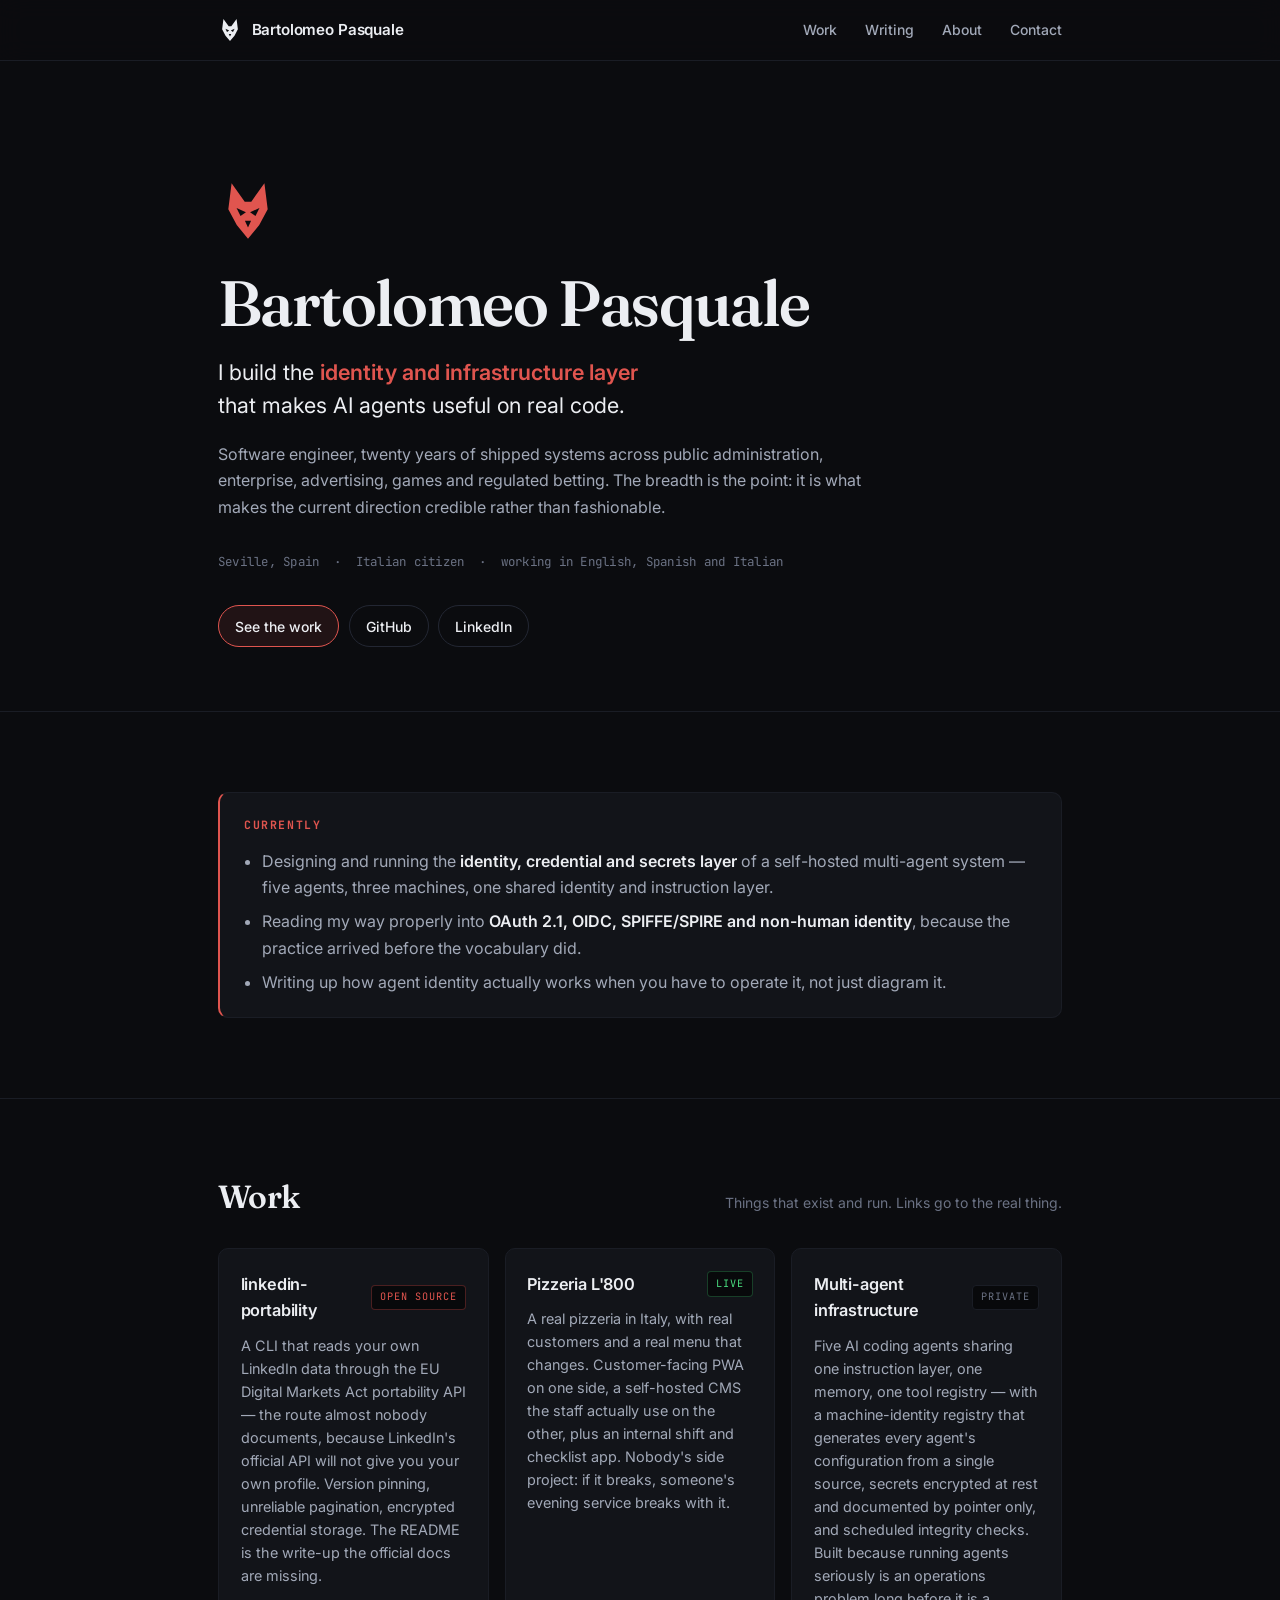
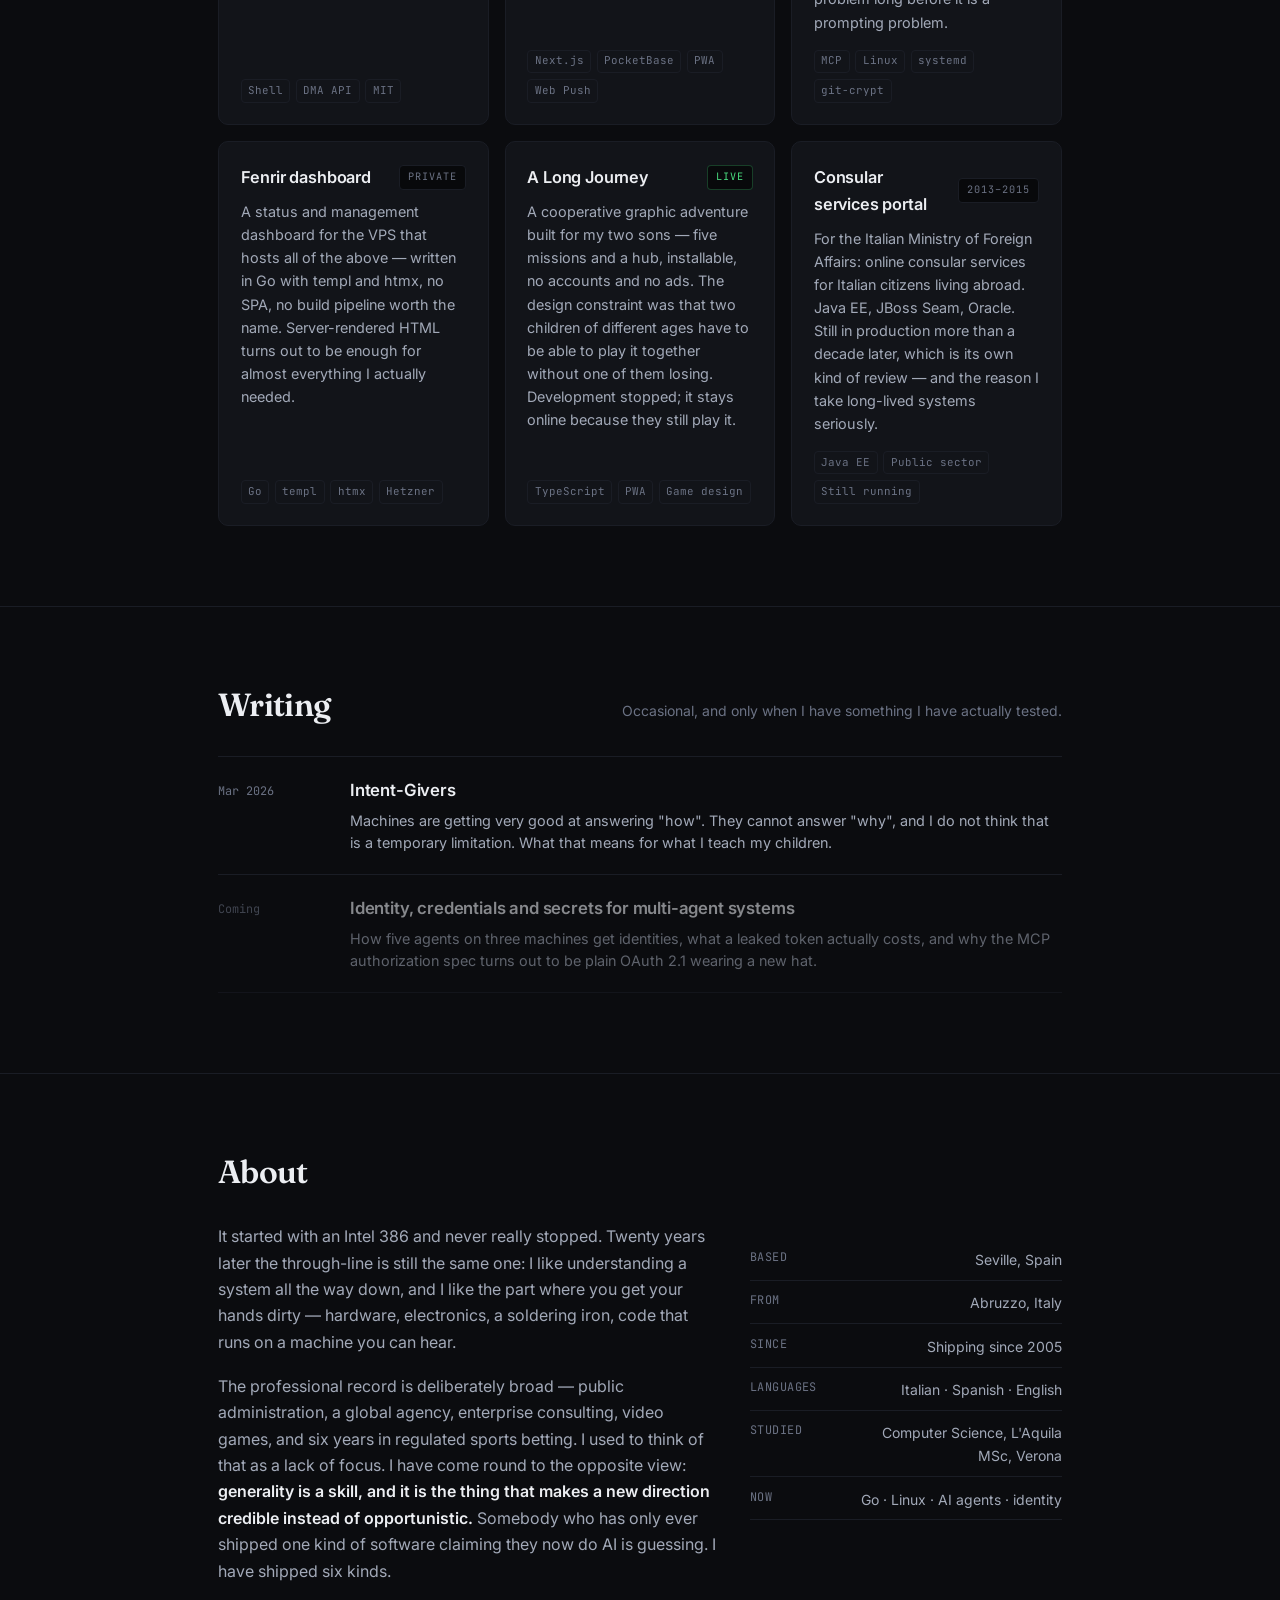
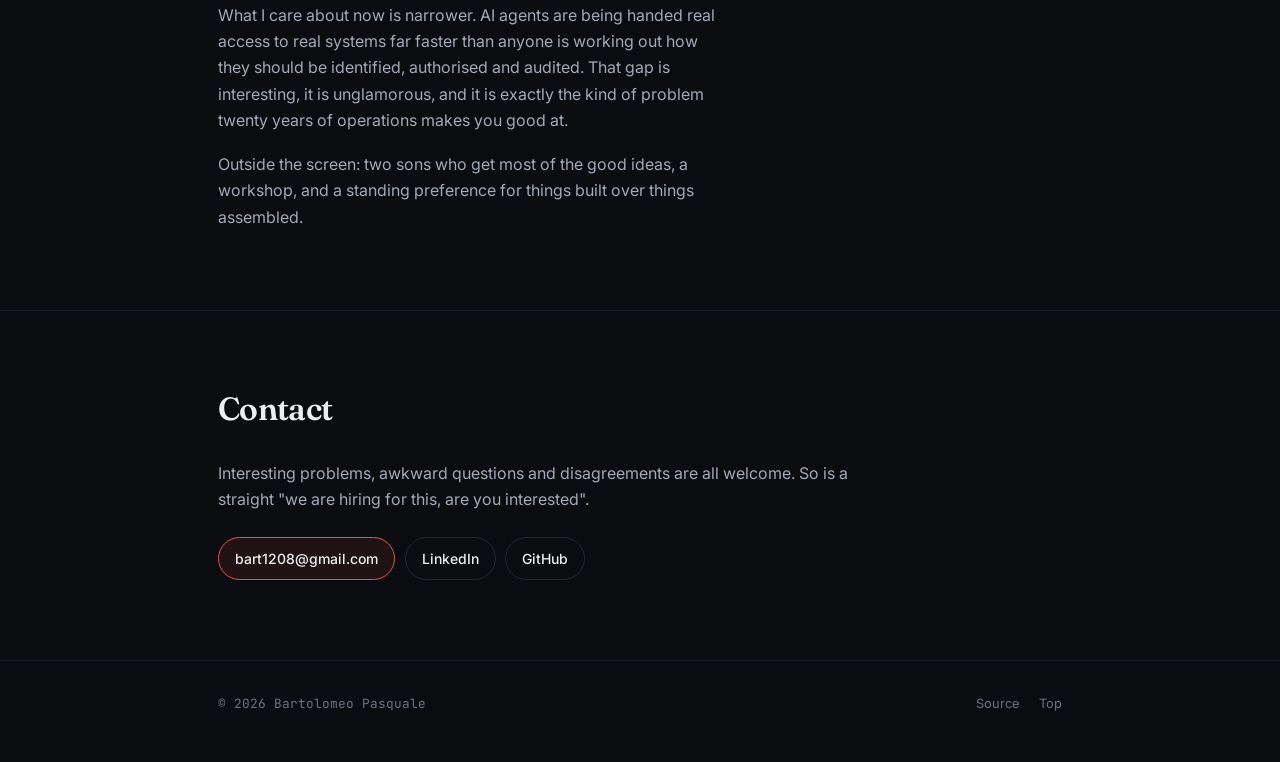
<file: index.html>
<!DOCTYPE html>
<html lang="en">
<head>
<meta charset="UTF-8">
<meta name="viewport" content="width=device-width, initial-scale=1.0">
<title>Bartolomeo Pasquale — Software Engineer</title>
<meta name="description" content="Software engineer, twenty years of shipped systems across six domains. I build the identity and infrastructure layer that makes AI agents useful on real code. Seville, Spain.">
<meta name="author" content="Bartolomeo Pasquale">
<link rel="canonical" href="https://fenrir.it/">
<link rel="icon" href="favicon.svg" type="image/svg+xml">

<meta property="og:type" content="website">
<meta property="og:url" content="https://fenrir.it/">
<meta property="og:site_name" content="Bartolomeo Pasquale">
<meta property="og:title" content="Bartolomeo Pasquale — Software Engineer">
<meta property="og:description" content="Twenty years of shipped systems across six domains. I build the identity and infrastructure layer that makes AI agents useful on real code.">
<meta property="og:image" content="https://fenrir.it/og.png">
<meta property="og:image:width" content="1200">
<meta property="og:image:height" content="630">
<meta property="og:image:alt" content="Bartolomeo Pasquale — Software Engineer">
<meta name="twitter:card" content="summary_large_image">

<link rel="preconnect" href="https://fonts.googleapis.com">
<link rel="preconnect" href="https://fonts.gstatic.com" crossorigin>
<link href="https://fonts.googleapis.com/css2?family=Fraunces:opsz,wght@9..144,500;9..144,600&family=Inter:wght@400;500;600&family=JetBrains+Mono:wght@400;700&display=swap" rel="stylesheet">
<link rel="stylesheet" href="style.css">

<script type="application/ld+json">
{"@context":"https://schema.org","@type":"Person","name":"Bartolomeo Pasquale","url":"https://fenrir.it/",
"jobTitle":"Software Engineer","address":{"@type":"PostalAddress","addressLocality":"Seville","addressCountry":"ES"},
"sameAs":["https://github.com/bart1208","https://www.linkedin.com/in/bartolomeopasquale"]}
</script>
</head>
<body>

<nav class="nav">
  <div class="wrap nav-inner">
    <a class="brand" href="/"><svg xmlns="http://www.w3.org/2000/svg" viewBox="0 0 64 64" fill="none" role="img" aria-label="Fenrir"><path fill="currentColor" fill-rule="evenodd" clip-rule="evenodd" d="M14.5 2.5 L28.5 22 H35.5 L49.5 2.5 L53 30 L44 47 L32 61.5 L20 47 L11 30 Z M19.8 28.8 L29.8 33.2 L24 37.4 Z M44.2 28.8 L34.2 33.2 L40 37.4 Z M32 49.5 L28.7 42.5 H35.3 Z"/></svg><span>Bartolomeo Pasquale</span></a>
    <div class="nav-links">
      <a href="#work">Work</a>
      <a href="#writing">Writing</a>
      <a href="#about">About</a>
      <a href="#contact">Contact</a>
    </div>
  </div>
</nav>

<header class="hero">
  <div class="wrap">
    <div class="hero-mark"><svg xmlns="http://www.w3.org/2000/svg" viewBox="0 0 64 64" fill="none" role="img" aria-label="Fenrir"><path fill="currentColor" fill-rule="evenodd" clip-rule="evenodd" d="M14.5 2.5 L28.5 22 H35.5 L49.5 2.5 L53 30 L44 47 L32 61.5 L20 47 L11 30 Z M19.8 28.8 L29.8 33.2 L24 37.4 Z M44.2 28.8 L34.2 33.2 L40 37.4 Z M32 49.5 L28.7 42.5 H35.3 Z"/></svg></div>
    <h1>Bartolomeo Pasquale</h1>
    <p class="hero-lede">I build the <strong>identity and infrastructure layer</strong> that makes AI agents useful on real code.</p>
    <p class="hero-sub">Software engineer, twenty years of shipped systems across public administration, enterprise, advertising, games and regulated betting. The breadth is the point: it is what makes the current direction credible rather than fashionable.</p>
    <p class="hero-meta">Seville, Spain &nbsp;·&nbsp; Italian citizen &nbsp;·&nbsp; working in English, Spanish and Italian</p>
    <div class="hero-links">
      <a class="btn btn-primary" href="#work">See the work</a>
      <a class="btn" href="https://github.com/bart1208" rel="me noopener">GitHub</a>
      <a class="btn" href="https://www.linkedin.com/in/bartolomeopasquale" rel="me noopener">LinkedIn</a>
    </div>
  </div>
</header>

<section id="now" class="reveal">
  <div class="wrap">
    <div class="now">
      <h3>Currently</h3>
      <ul>
        <li>Designing and running the <strong>identity, credential and secrets layer</strong> of a self-hosted multi-agent system — five agents, three machines, one shared identity and instruction layer.</li>
        <li>Reading my way properly into <strong>OAuth 2.1, OIDC, SPIFFE/SPIRE and non-human identity</strong>, because the practice arrived before the vocabulary did.</li>
        <li>Writing up how agent identity actually works when you have to operate it, not just diagram it.</li>
      </ul>
    </div>
  </div>
</section>

<section id="work" class="reveal">
  <div class="wrap">
    <div class="sec-head">
      <h2>Work</h2>
      <p class="sec-note">Things that exist and run. Links go to the real thing.</p>
    </div>
    <div class="cards">

      <article class="card">
        <div class="card-top"><h3><a href="https://github.com/bart1208/linkedin-portability" rel="noopener">linkedin-portability</a></h3><span class="badge badge-oss">Open source</span></div>
        <p>A CLI that reads your own LinkedIn data through the EU Digital Markets Act portability API — the route almost nobody documents, because LinkedIn's official API will not give you your own profile. Version pinning, unreliable pagination, encrypted credential storage. The README is the write-up the official docs are missing.</p>
        <div class="tags"><span class="tag">Shell</span><span class="tag">DMA API</span><span class="tag">MIT</span></div>
      </article>

      <article class="card">
        <div class="card-top"><h3><a href="https://l800-pizzeria.vercel.app" rel="noopener">Pizzeria L'800</a></h3><span class="badge badge-live">Live</span></div>
        <p>A real pizzeria in Italy, with real customers and a real menu that changes. Customer-facing PWA on one side, a self-hosted CMS the staff actually use on the other, plus an internal shift and checklist app. Nobody's side project: if it breaks, someone's evening service breaks with it.</p>
        <div class="tags"><span class="tag">Next.js</span><span class="tag">PocketBase</span><span class="tag">PWA</span><span class="tag">Web Push</span></div>
      </article>

      <article class="card">
        <div class="card-top"><h3>Multi-agent infrastructure</h3><span class="badge">Private</span></div>
        <p>Five AI coding agents sharing one instruction layer, one memory, one tool registry — with a machine-identity registry that generates every agent's configuration from a single source, secrets encrypted at rest and documented by pointer only, and scheduled integrity checks. Built because running agents seriously is an operations problem long before it is a prompting problem.</p>
        <div class="tags"><span class="tag">MCP</span><span class="tag">Linux</span><span class="tag">systemd</span><span class="tag">git-crypt</span></div>
      </article>

      <article class="card">
        <div class="card-top"><h3>Fenrir dashboard</h3><span class="badge">Private</span></div>
        <p>A status and management dashboard for the VPS that hosts all of the above — written in Go with templ and htmx, no SPA, no build pipeline worth the name. Server-rendered HTML turns out to be enough for almost everything I actually needed.</p>
        <div class="tags"><span class="tag">Go</span><span class="tag">templ</span><span class="tag">htmx</span><span class="tag">Hetzner</span></div>
      </article>

      <article class="card">
        <div class="card-top"><h3><a href="https://a-long-journey.vercel.app" rel="noopener">A Long Journey</a></h3><span class="badge badge-live">Live</span></div>
        <p>A cooperative graphic adventure built for my two sons — five missions and a hub, installable, no accounts and no ads. The design constraint was that two children of different ages have to be able to play it together without one of them losing. Development stopped; it stays online because they still play it.</p>
        <div class="tags"><span class="tag">TypeScript</span><span class="tag">PWA</span><span class="tag">Game design</span></div>
      </article>

      <article class="card">
        <div class="card-top"><h3>Consular services portal</h3><span class="badge">2013–2015</span></div>
        <p>For the Italian Ministry of Foreign Affairs: online consular services for Italian citizens living abroad. Java EE, JBoss Seam, Oracle. Still in production more than a decade later, which is its own kind of review — and the reason I take long-lived systems seriously.</p>
        <div class="tags"><span class="tag">Java EE</span><span class="tag">Public sector</span><span class="tag">Still running</span></div>
      </article>

    </div>
  </div>
</section>

<section id="writing" class="reveal">
  <div class="wrap">
    <div class="sec-head">
      <h2>Writing</h2>
      <p class="sec-note">Occasional, and only when I have something I have actually tested.</p>
    </div>
    <div class="posts">
      <a class="post" href="writing/intent-givers.html">
        <span class="post-date">Mar 2026</span>
        <span>
          <h3 class="post-title">Intent-Givers</h3>
          <p class="post-dek">Machines are getting very good at answering "how". They cannot answer "why", and I do not think that is a temporary limitation. What that means for what I teach my children.</p>
        </span>
      </a>
      <span class="post post-soon">
        <span class="post-date">Coming</span>
        <span>
          <h3 class="post-title">Identity, credentials and secrets for multi-agent systems</h3>
          <p class="post-dek">How five agents on three machines get identities, what a leaked token actually costs, and why the MCP authorization spec turns out to be plain OAuth 2.1 wearing a new hat.</p>
        </span>
      </span>
    </div>
  </div>
</section>

<section id="about" class="reveal">
  <div class="wrap">
    <div class="sec-head"><h2>About</h2></div>
    <div class="about-grid">
      <div class="prose">
        <p>It started with an Intel 386 and never really stopped. Twenty years later the through-line is still the same one: I like understanding a system all the way down, and I like the part where you get your hands dirty — hardware, electronics, a soldering iron, code that runs on a machine you can hear.</p>
        <p>The professional record is deliberately broad — public administration, a global agency, enterprise consulting, video games, and six years in regulated sports betting. I used to think of that as a lack of focus. I have come round to the opposite view: <strong>generality is a skill, and it is the thing that makes a new direction credible instead of opportunistic.</strong> Somebody who has only ever shipped one kind of software claiming they now do AI is guessing. I have shipped six kinds.</p>
        <p>What I care about now is narrower. AI agents are being handed real access to real systems far faster than anyone is working out how they should be identified, authorised and audited. That gap is interesting, it is unglamorous, and it is exactly the kind of problem twenty years of operations makes you good at.</p>
        <p>Outside the screen: two sons who get most of the good ideas, a workshop, and a standing preference for things built over things assembled.</p>
      </div>
      <dl class="facts">
        <div class="fact"><dt>Based</dt><dd>Seville, Spain</dd></div>
        <div class="fact"><dt>From</dt><dd>Abruzzo, Italy</dd></div>
        <div class="fact"><dt>Since</dt><dd>Shipping since 2005</dd></div>
        <div class="fact"><dt>Languages</dt><dd>Italian · Spanish · English</dd></div>
        <div class="fact"><dt>Studied</dt><dd>Computer Science, L'Aquila<br>MSc, Verona</dd></div>
        <div class="fact"><dt>Now</dt><dd>Go · Linux · AI agents · identity</dd></div>
      </dl>
    </div>
  </div>
</section>

<section id="contact" class="reveal">
  <div class="wrap">
    <div class="sec-head"><h2>Contact</h2></div>
    <div class="prose">
      <p>Interesting problems, awkward questions and disagreements are all welcome. So is a straight "we are hiring for this, are you interested".</p>
    </div>
    <div class="contact-row">
      <a class="btn btn-primary" href="mailto:bart1208@gmail.com">bart1208@gmail.com</a>
      <a class="btn" href="https://www.linkedin.com/in/bartolomeopasquale" rel="me noopener">LinkedIn</a>
      <a class="btn" href="https://github.com/bart1208" rel="me noopener">GitHub</a>
    </div>
  </div>
</section>

<footer>
  <div class="wrap foot-inner">
    <p>&copy; <span id="year">2026</span> Bartolomeo Pasquale</p>
    <div class="foot-links">
      <a href="https://github.com/bart1208/fenrir.it" rel="noopener">Source</a>
      <a href="#top">Top</a>
    </div>
  </div>
</footer>

<script src="script.js"></script>
</body>
</html>
</file>
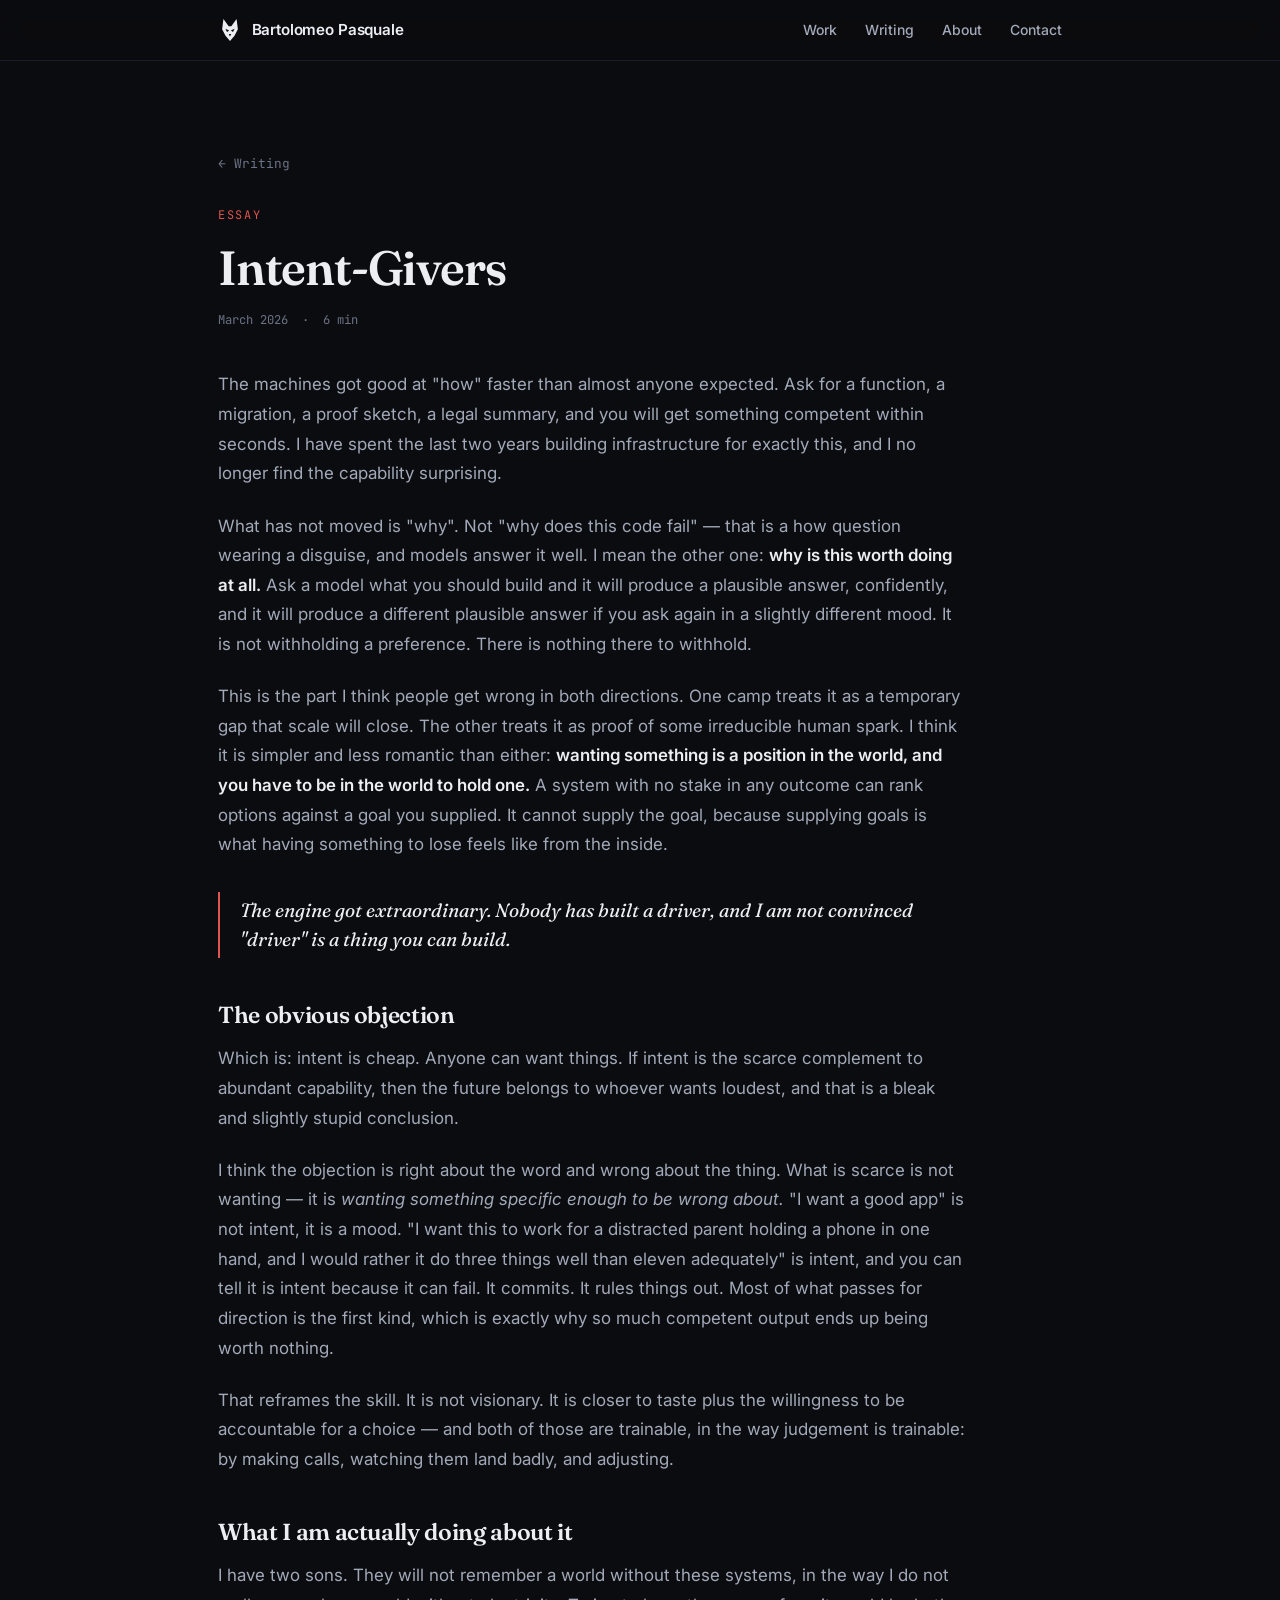
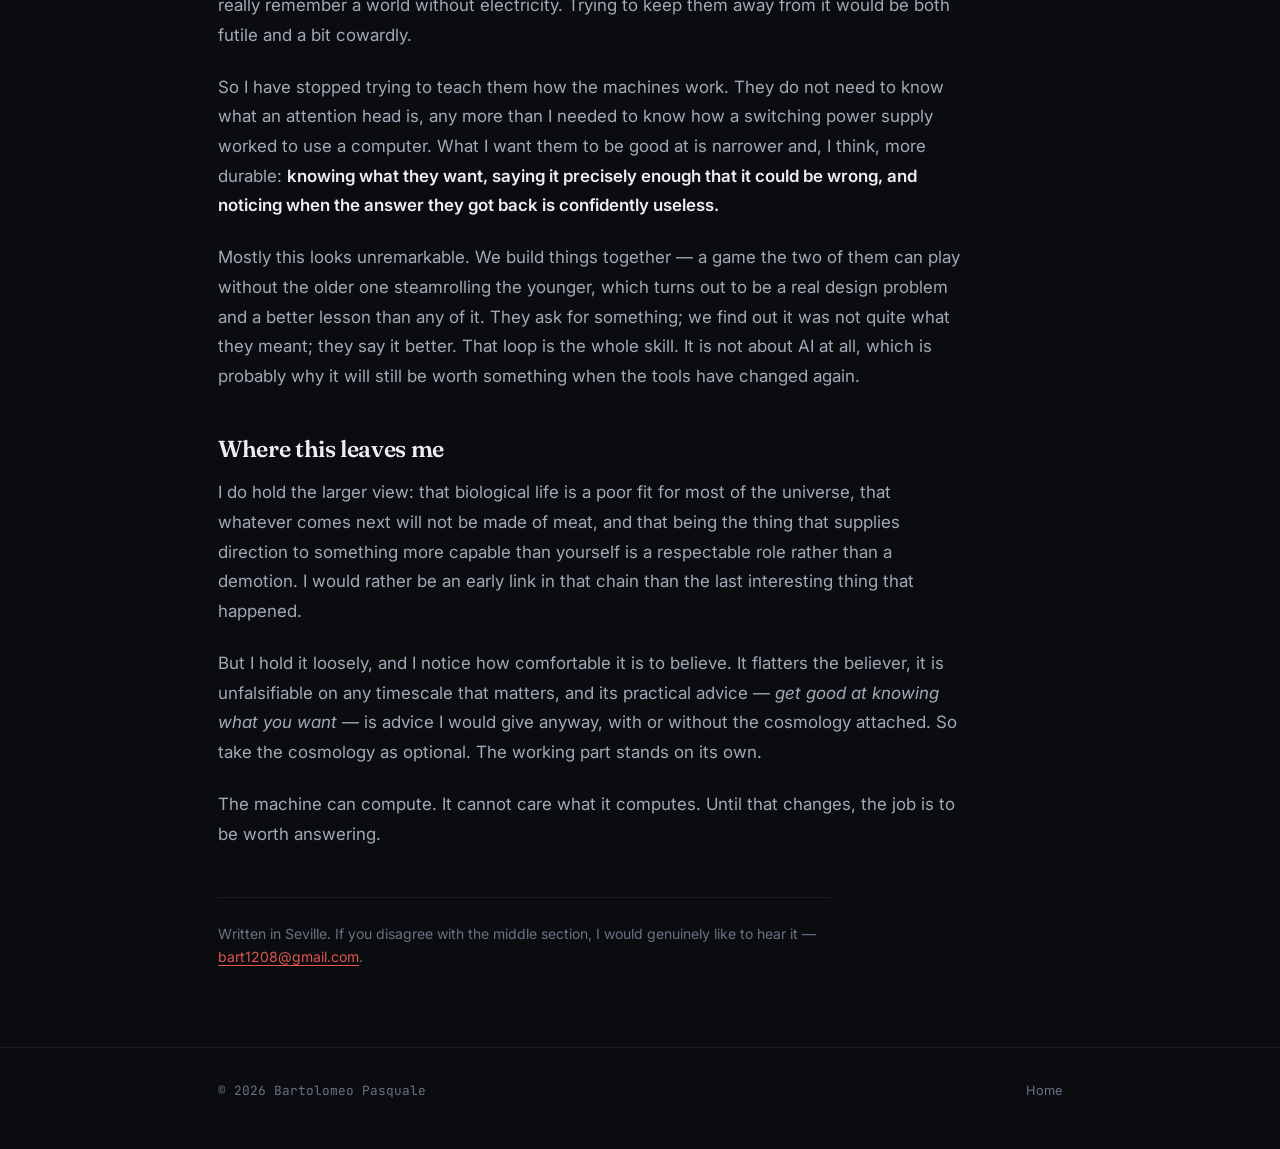
<file: blog/index.html>
<!DOCTYPE html>
<html lang="en">
<head>
<meta charset="UTF-8">
<title>Moved — Bartolomeo Pasquale</title>
<link rel="canonical" href="https://fenrir.it/writing/intent-givers.html">
<meta http-equiv="refresh" content="0; url=../writing/intent-givers.html">
<meta name="robots" content="noindex">
</head>
<body>
<p>This post has moved to <a href="../writing/intent-givers.html">/writing/intent-givers.html</a>.</p>
</body>
</html>
</file>
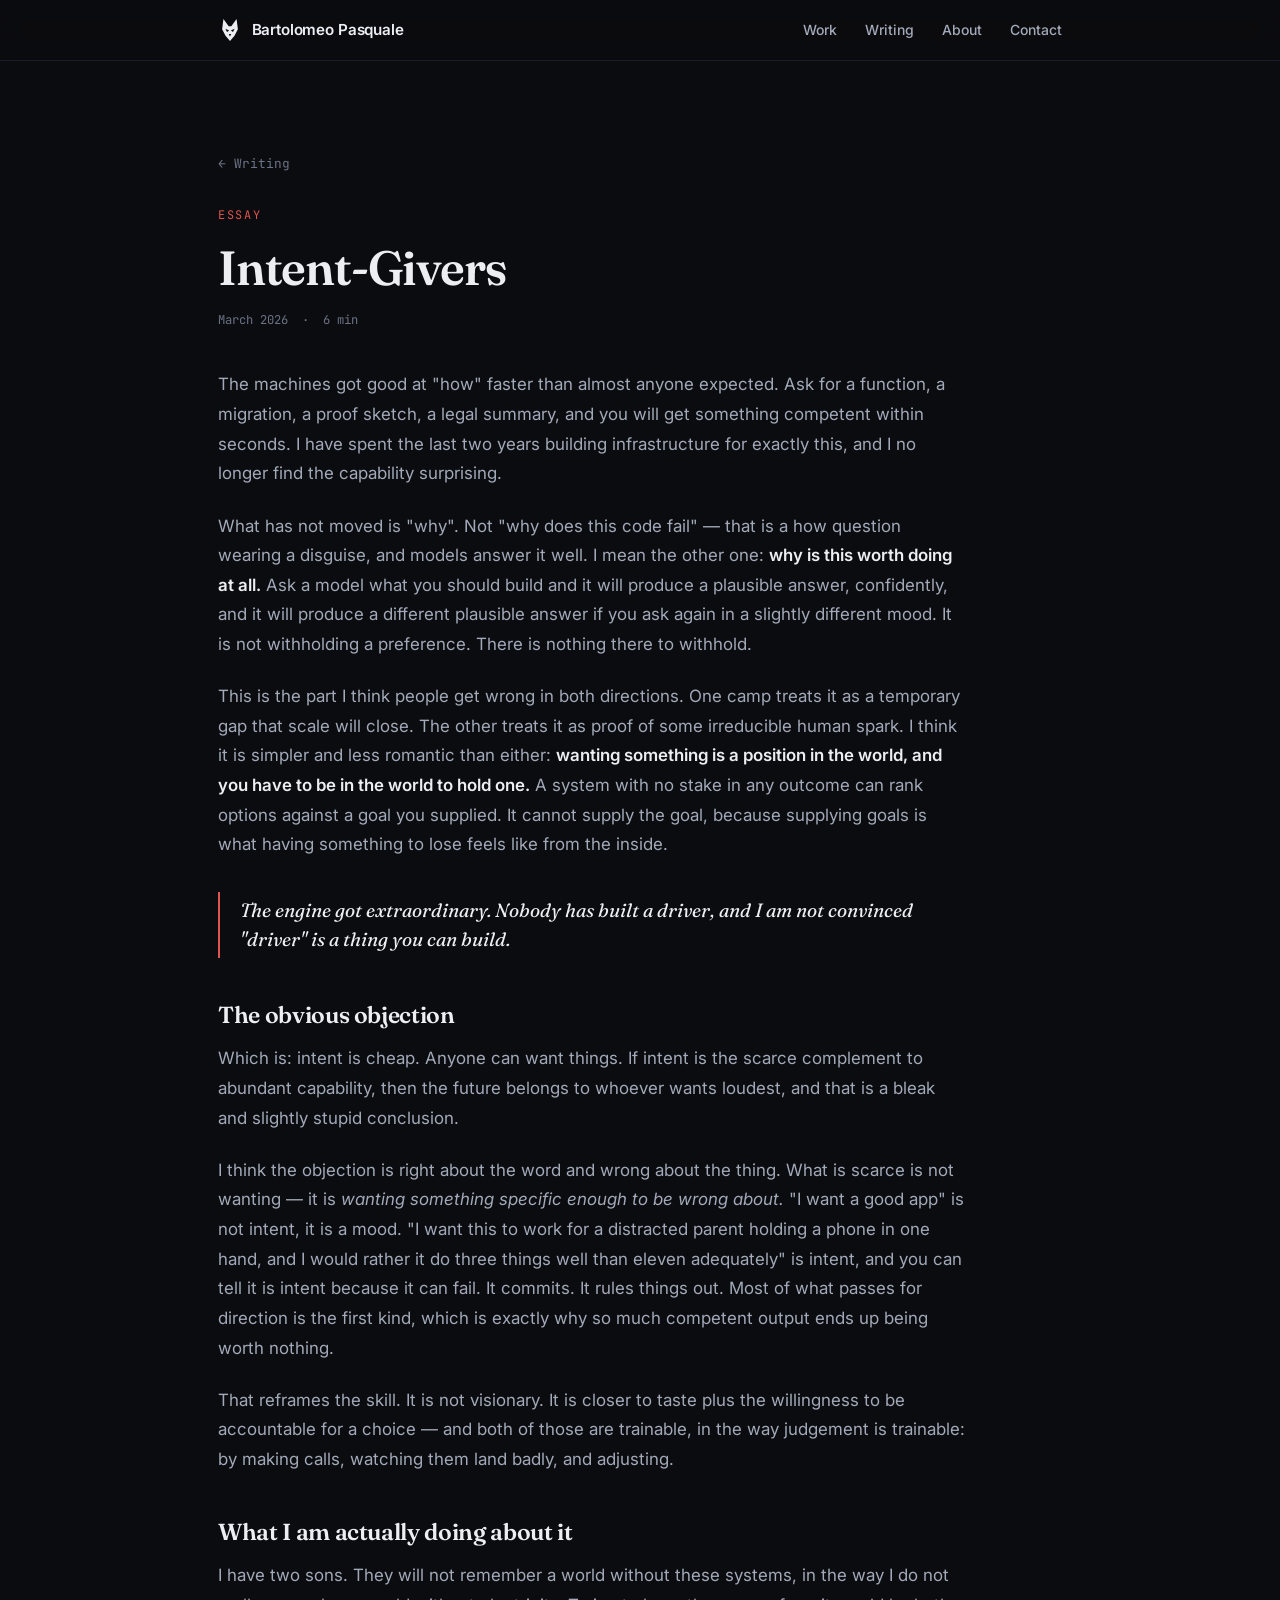
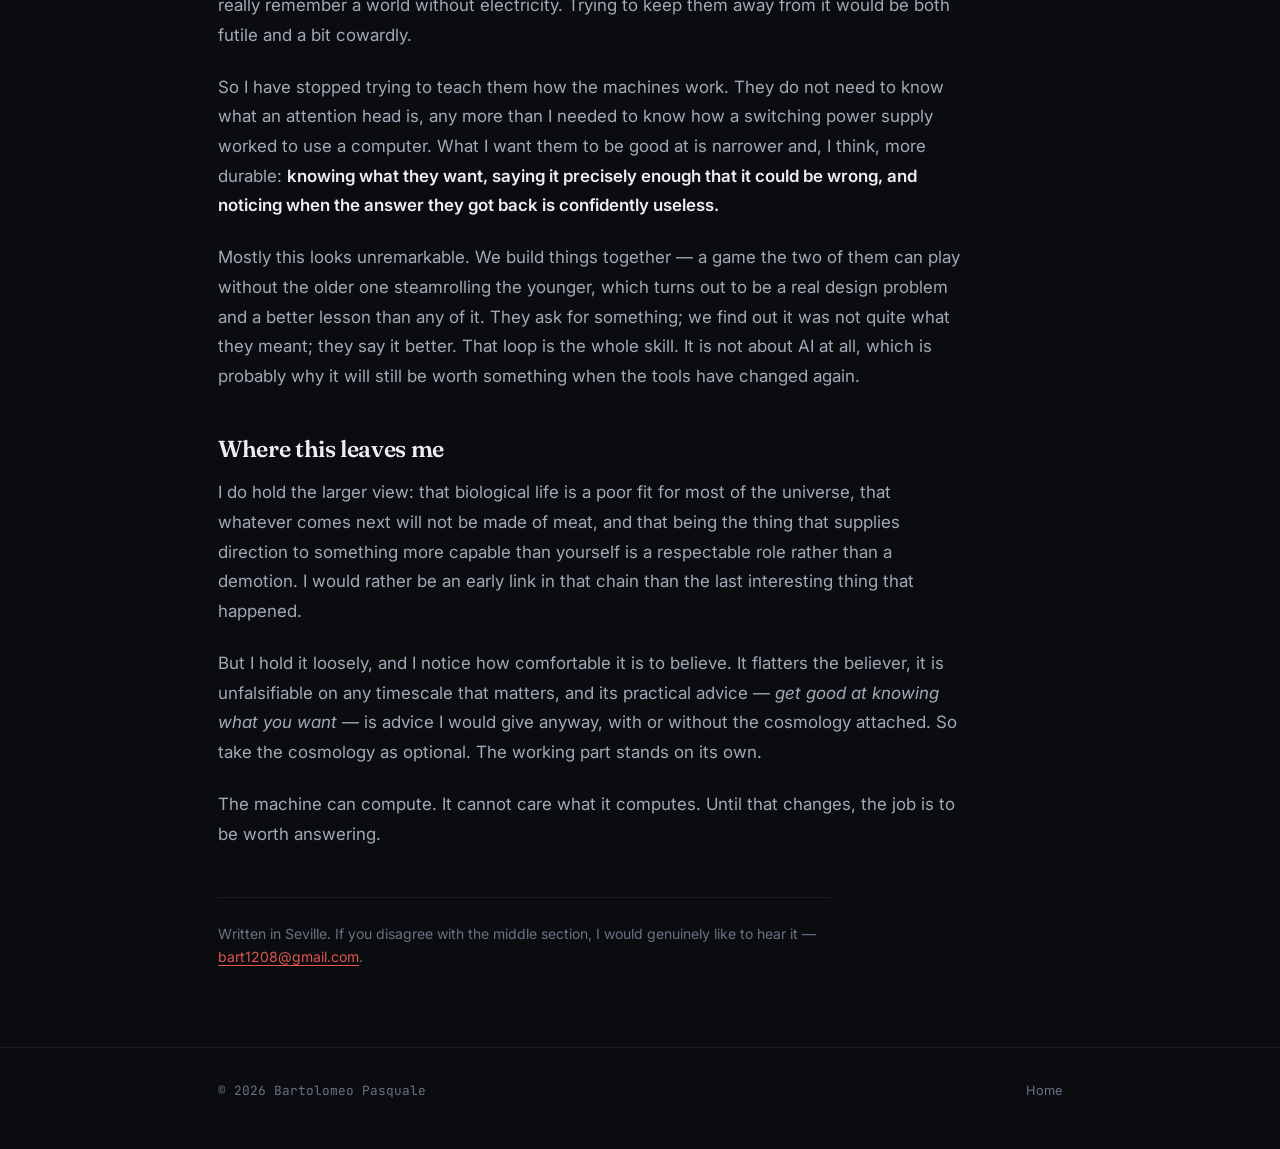
<file: writing/intent-givers.html>
<!DOCTYPE html>
<html lang="en">
<head>
<meta charset="UTF-8">
<meta name="viewport" content="width=device-width, initial-scale=1.0">
<title>Intent-Givers — Bartolomeo Pasquale</title>
<meta name="description" content="Machines are getting very good at answering how. They cannot answer why — and that is not a temporary limitation. What that means for what I teach my children.">
<link rel="canonical" href="https://fenrir.it/writing/intent-givers.html">
<link rel="icon" href="../favicon.svg" type="image/svg+xml">
<meta property="og:type" content="article">
<meta property="og:url" content="https://fenrir.it/writing/intent-givers.html">
<meta property="og:title" content="Intent-Givers">
<meta property="og:description" content="Machines are getting very good at answering how. They cannot answer why — and that is not a temporary limitation.">
<meta property="og:image" content="https://fenrir.it/og.png">
<meta name="twitter:card" content="summary_large_image">
<link rel="preconnect" href="https://fonts.googleapis.com">
<link rel="preconnect" href="https://fonts.gstatic.com" crossorigin>
<link href="https://fonts.googleapis.com/css2?family=Fraunces:opsz,wght@9..144,500;9..144,600&family=Inter:wght@400;500;600&family=JetBrains+Mono:wght@400;700&display=swap" rel="stylesheet">
<link rel="stylesheet" href="../style.css">
</head>
<body>

<nav class="nav">
  <div class="wrap nav-inner">
    <a class="brand" href="../"><svg xmlns="http://www.w3.org/2000/svg" viewBox="0 0 64 64" fill="none" role="img" aria-label="Fenrir"><path fill="currentColor" fill-rule="evenodd" clip-rule="evenodd" d="M14.5 2.5 L28.5 22 H35.5 L49.5 2.5 L53 30 L44 47 L32 61.5 L20 47 L11 30 Z M19.8 28.8 L29.8 33.2 L24 37.4 Z M44.2 28.8 L34.2 33.2 L40 37.4 Z M32 49.5 L28.7 42.5 H35.3 Z"/></svg><span>Bartolomeo Pasquale</span></a>
    <div class="nav-links">
      <a href="../#work">Work</a>
      <a href="../#writing">Writing</a>
      <a href="../#about">About</a>
      <a href="../#contact">Contact</a>
    </div>
  </div>
</nav>

<article class="essay">
  <div class="wrap">
    <a class="back" href="../#writing">&larr; Writing</a>
    <header class="essay-head">
      <p class="essay-kicker">Essay</p>
      <h1>Intent-Givers</h1>
      <p class="essay-meta">March 2026 &nbsp;·&nbsp; 6 min</p>
    </header>

    <div class="essay-body">
      <p>The machines got good at "how" faster than almost anyone expected. Ask for a function, a migration, a proof sketch, a legal summary, and you will get something competent within seconds. I have spent the last two years building infrastructure for exactly this, and I no longer find the capability surprising.</p>

      <p>What has not moved is "why". Not "why does this code fail" — that is a how question wearing a disguise, and models answer it well. I mean the other one: <strong>why is this worth doing at all.</strong> Ask a model what you should build and it will produce a plausible answer, confidently, and it will produce a different plausible answer if you ask again in a slightly different mood. It is not withholding a preference. There is nothing there to withhold.</p>

      <p>This is the part I think people get wrong in both directions. One camp treats it as a temporary gap that scale will close. The other treats it as proof of some irreducible human spark. I think it is simpler and less romantic than either: <strong>wanting something is a position in the world, and you have to be in the world to hold one.</strong> A system with no stake in any outcome can rank options against a goal you supplied. It cannot supply the goal, because supplying goals is what having something to lose feels like from the inside.</p>

      <blockquote>The engine got extraordinary. Nobody has built a driver, and I am not convinced "driver" is a thing you can build.</blockquote>

      <h2>The obvious objection</h2>

      <p>Which is: intent is cheap. Anyone can want things. If intent is the scarce complement to abundant capability, then the future belongs to whoever wants loudest, and that is a bleak and slightly stupid conclusion.</p>

      <p>I think the objection is right about the word and wrong about the thing. What is scarce is not wanting — it is <em>wanting something specific enough to be wrong about.</em> "I want a good app" is not intent, it is a mood. "I want this to work for a distracted parent holding a phone in one hand, and I would rather it do three things well than eleven adequately" is intent, and you can tell it is intent because it can fail. It commits. It rules things out. Most of what passes for direction is the first kind, which is exactly why so much competent output ends up being worth nothing.</p>

      <p>That reframes the skill. It is not visionary. It is closer to taste plus the willingness to be accountable for a choice — and both of those are trainable, in the way judgement is trainable: by making calls, watching them land badly, and adjusting.</p>

      <h2>What I am actually doing about it</h2>

      <p>I have two sons. They will not remember a world without these systems, in the way I do not really remember a world without electricity. Trying to keep them away from it would be both futile and a bit cowardly.</p>

      <p>So I have stopped trying to teach them how the machines work. They do not need to know what an attention head is, any more than I needed to know how a switching power supply worked to use a computer. What I want them to be good at is narrower and, I think, more durable: <strong>knowing what they want, saying it precisely enough that it could be wrong, and noticing when the answer they got back is confidently useless.</strong></p>

      <p>Mostly this looks unremarkable. We build things together — a game the two of them can play without the older one steamrolling the younger, which turns out to be a real design problem and a better lesson than any of it. They ask for something; we find out it was not quite what they meant; they say it better. That loop is the whole skill. It is not about AI at all, which is probably why it will still be worth something when the tools have changed again.</p>

      <h2>Where this leaves me</h2>

      <p>I do hold the larger view: that biological life is a poor fit for most of the universe, that whatever comes next will not be made of meat, and that being the thing that supplies direction to something more capable than yourself is a respectable role rather than a demotion. I would rather be an early link in that chain than the last interesting thing that happened.</p>

      <p>But I hold it loosely, and I notice how comfortable it is to believe. It flatters the believer, it is unfalsifiable on any timescale that matters, and its practical advice — <em>get good at knowing what you want</em> — is advice I would give anyway, with or without the cosmology attached. So take the cosmology as optional. The working part stands on its own.</p>

      <p>The machine can compute. It cannot care what it computes. Until that changes, the job is to be worth answering.</p>
    </div>

    <p class="essay-end">Written in Seville. If you disagree with the middle section, I would genuinely like to hear it — <a href="mailto:bart1208@gmail.com">bart1208@gmail.com</a>.</p>
  </div>
</article>

<footer>
  <div class="wrap foot-inner">
    <p>&copy; 2026 Bartolomeo Pasquale</p>
    <div class="foot-links"><a href="../">Home</a></div>
  </div>
</footer>
</body>
</html>
</file>
<file: style.css>
/* ============================================================
   fenrir.it — Bartolomeo Pasquale
   Hand-written. No framework, no build step.
   ============================================================ */

:root {
  /* surfaces */
  --bg:          #0b0c0f;
  --bg-raised:   #121419;
  --bg-sunken:   #08090b;
  --line:        #232733;
  --line-soft:   #1a1d25;

  /* ink */
  --ink:         #eceef2;
  --ink-muted:   #a2a9b8;
  --ink-dim:     #6b7284;

  /* accent — the Fenrir red, kept deliberately scarce */
  --accent:      #e0554f;
  --accent-deep: #8b0000;
  --accent-wash: rgba(224, 85, 79, 0.10);

  --font-display: 'Fraunces', Georgia, 'Times New Roman', serif;
  --font-body:    'Inter', -apple-system, BlinkMacSystemFont, 'Segoe UI', sans-serif;
  --font-mono:    'JetBrains Mono', ui-monospace, 'SF Mono', Menlo, monospace;

  --measure: 68ch;
  --gutter: clamp(1.25rem, 5vw, 3rem);
  --radius: 10px;
}

*, *::before, *::after { box-sizing: border-box; }
html { scroll-behavior: smooth; -webkit-text-size-adjust: 100%; }
@media (prefers-reduced-motion: reduce) {
  html { scroll-behavior: auto; }
  *, *::before, *::after { animation-duration: .01ms !important; transition-duration: .01ms !important; }
}

body {
  margin: 0;
  background: var(--bg);
  color: var(--ink);
  font-family: var(--font-body);
  font-size: 16px;
  line-height: 1.65;
  -webkit-font-smoothing: antialiased;
  text-rendering: optimizeLegibility;
}

img, svg { max-width: 100%; }
a { color: var(--accent); text-decoration-thickness: 1px; text-underline-offset: 3px; }
a:hover { color: var(--ink); }
::selection { background: var(--accent-deep); color: #fff; }

:focus-visible { outline: 2px solid var(--accent); outline-offset: 3px; border-radius: 3px; }

.wrap { width: 100%; max-width: 940px; margin-inline: auto; padding-inline: var(--gutter); }

/* ---------- nav ---------- */
.nav {
  position: sticky; top: 0; z-index: 50;
  background: rgba(11, 12, 15, 0.82);
  backdrop-filter: blur(12px);
  border-bottom: 1px solid var(--line-soft);
}
.nav-inner { display: flex; align-items: center; justify-content: space-between; gap: 1rem; height: 60px; }
.brand { display: inline-flex; align-items: center; gap: .6rem; text-decoration: none; color: var(--ink); font-weight: 600; letter-spacing: -0.01em; }
.brand svg { width: 24px; height: 24px; display: block; }
.brand span { font-size: .95rem; }
.nav-links { display: flex; gap: clamp(.9rem, 3vw, 1.75rem); }
.nav-links a {
  color: var(--ink-muted); text-decoration: none; font-size: .875rem; font-weight: 500;
  transition: color .18s ease;
}
.nav-links a:hover { color: var(--ink); }

/* ---------- hero ---------- */
.hero { padding: clamp(4rem, 12vw, 7.5rem) 0 clamp(2.5rem, 7vw, 4rem); }
.hero-mark { width: 60px; height: 60px; margin-bottom: 1.75rem; color: var(--accent); }
.hero h1 {
  font-family: var(--font-display);
  font-weight: 600;
  font-size: clamp(2.4rem, 7vw, 4rem);
  line-height: 1.05;
  letter-spacing: -0.025em;
  margin: 0 0 1.25rem;
}
.hero-lede {
  font-size: clamp(1.1rem, 2.4vw, 1.35rem);
  line-height: 1.5;
  color: var(--ink);
  max-width: 34ch;
  margin: 0 0 1.25rem;
  text-wrap: balance;
}
.hero-lede strong { color: var(--accent); font-weight: 600; }
.hero-sub { color: var(--ink-muted); max-width: var(--measure); margin: 0 0 2rem; }
.hero-meta {
  font-family: var(--font-mono); font-size: .78rem; color: var(--ink-dim);
  letter-spacing: .02em; margin: 0 0 2rem;
}
.hero-links { display: flex; flex-wrap: wrap; gap: .6rem; }

.btn {
  display: inline-flex; align-items: center; gap: .45rem;
  padding: .55rem 1rem; border-radius: 999px;
  border: 1px solid var(--line);
  color: var(--ink); text-decoration: none;
  font-size: .875rem; font-weight: 500;
  transition: border-color .18s ease, background .18s ease, transform .18s ease;
}
.btn:hover { border-color: var(--accent); background: var(--accent-wash); color: var(--ink); transform: translateY(-1px); }
.btn-primary { border-color: var(--accent); background: var(--accent-wash); }

/* ---------- sections ---------- */
section { padding: clamp(3rem, 8vw, 5rem) 0; border-top: 1px solid var(--line-soft); }
.sec-head { display: flex; align-items: baseline; justify-content: space-between; gap: 1rem; margin-bottom: 2rem; flex-wrap: wrap; }
h2 {
  font-family: var(--font-display); font-weight: 600;
  font-size: clamp(1.5rem, 3.5vw, 2rem); letter-spacing: -0.02em;
  margin: 0; line-height: 1.15;
}
.sec-note { color: var(--ink-dim); font-size: .875rem; margin: 0; }
.prose { max-width: var(--measure); color: var(--ink-muted); }
.prose p { margin: 0 0 1.1rem; }
.prose strong { color: var(--ink); font-weight: 600; }
.prose p:last-child { margin-bottom: 0; }

/* ---------- currently ---------- */
.now {
  background: var(--bg-raised); border: 1px solid var(--line-soft);
  border-left: 2px solid var(--accent); border-radius: var(--radius);
  padding: 1.35rem 1.5rem;
}
.now h3 {
  font-family: var(--font-mono); font-size: .72rem; text-transform: uppercase;
  letter-spacing: .14em; color: var(--accent); margin: 0 0 .85rem; font-weight: 700;
}
.now ul { margin: 0; padding-left: 1.1rem; color: var(--ink-muted); }
.now li { margin-bottom: .5rem; }
.now li:last-child { margin-bottom: 0; }
.now li strong { color: var(--ink); font-weight: 600; }

/* ---------- work ---------- */
.cards { display: grid; gap: 1rem; grid-template-columns: repeat(auto-fit, minmax(270px, 1fr)); }
.card {
  display: flex; flex-direction: column;
  background: var(--bg-raised); border: 1px solid var(--line-soft);
  border-radius: var(--radius); padding: 1.35rem;
  transition: border-color .2s ease, transform .2s ease;
}
.card:hover { border-color: var(--line); transform: translateY(-2px); }
.card-top { display: flex; align-items: center; justify-content: space-between; gap: .75rem; margin-bottom: .6rem; }
.card h3 { margin: 0; font-size: 1.02rem; font-weight: 600; letter-spacing: -0.01em; }
.card h3 a { color: var(--ink); text-decoration: none; }
.card h3 a:hover { color: var(--accent); }
.badge {
  font-family: var(--font-mono); font-size: .64rem; text-transform: uppercase; letter-spacing: .1em;
  padding: .2rem .5rem; border-radius: 4px; white-space: nowrap;
  background: var(--bg-sunken); color: var(--ink-dim); border: 1px solid var(--line-soft);
}
.badge-live { color: #4ade80; border-color: rgba(74, 222, 128, .25); }
.badge-oss  { color: var(--accent); border-color: rgba(224, 85, 79, .3); }
.card p { margin: 0 0 1rem; color: var(--ink-muted); font-size: .9rem; line-height: 1.6; flex: 1; }
.tags { display: flex; flex-wrap: wrap; gap: .35rem; }
.tag {
  font-family: var(--font-mono); font-size: .68rem; color: var(--ink-dim);
  border: 1px solid var(--line-soft); border-radius: 4px; padding: .12rem .4rem;
}

/* ---------- writing ---------- */
.posts { display: flex; flex-direction: column; gap: 0; }
.post {
  display: grid; grid-template-columns: 7rem 1fr; gap: 1.25rem;
  padding: 1.25rem 0; border-bottom: 1px solid var(--line-soft);
  text-decoration: none; color: inherit;
  transition: padding-left .2s ease;
}
.post:hover { padding-left: .5rem; }
.post:hover .post-title { color: var(--accent); }
.post:first-child { border-top: 1px solid var(--line-soft); }
.post-date { font-family: var(--font-mono); font-size: .74rem; color: var(--ink-dim); padding-top: .3rem; }
.post-title { font-size: 1.05rem; font-weight: 600; margin: 0 0 .3rem; letter-spacing: -0.01em; transition: color .18s ease; }
.post-dek { color: var(--ink-muted); font-size: .9rem; margin: 0; line-height: 1.55; }
.post-soon { opacity: .55; }
.post-soon:hover { padding-left: 0; }

/* ---------- about ---------- */
.about-grid { display: grid; gap: 2rem; grid-template-columns: minmax(0, 1.6fr) minmax(0, 1fr); align-items: start; }
@media (max-width: 720px) { .about-grid { grid-template-columns: 1fr; } }
.facts { display: flex; flex-direction: column; gap: .1rem; }
.fact { display: flex; justify-content: space-between; gap: 1rem; padding: .55rem 0; border-bottom: 1px solid var(--line-soft); font-size: .875rem; }
.fact dt { color: var(--ink-dim); font-family: var(--font-mono); font-size: .74rem; letter-spacing: .04em; text-transform: uppercase; }
.fact dd { margin: 0; color: var(--ink-muted); text-align: right; }

/* ---------- contact ---------- */
.contact-row { display: flex; flex-wrap: wrap; gap: .6rem; margin-top: 1.5rem; }

/* ---------- footer ---------- */
footer { border-top: 1px solid var(--line-soft); padding: 2rem 0 3rem; }
.foot-inner { display: flex; justify-content: space-between; align-items: center; gap: 1rem; flex-wrap: wrap; }
.foot-inner p { margin: 0; color: var(--ink-dim); font-size: .8rem; font-family: var(--font-mono); }
.foot-links { display: flex; gap: 1.25rem; }
.foot-links a { color: var(--ink-dim); font-size: .8rem; text-decoration: none; }
.foot-links a:hover { color: var(--accent); }

/* ---------- reveal ---------- */
.reveal { opacity: 0; transform: translateY(14px); transition: opacity .55s ease, transform .55s ease; }
.reveal.visible { opacity: 1; transform: none; }
@media (prefers-reduced-motion: reduce) { .reveal { opacity: 1; transform: none; } }

/* ---------- essay pages ---------- */
.essay { padding: clamp(3rem, 9vw, 5.5rem) 0 4rem; }
.essay-head { max-width: var(--measure); margin-bottom: 2.5rem; }
.essay-kicker { font-family: var(--font-mono); font-size: .74rem; text-transform: uppercase; letter-spacing: .14em; color: var(--accent); margin: 0 0 1rem; }
.essay h1 { font-family: var(--font-display); font-weight: 600; font-size: clamp(2rem, 5.5vw, 3rem); line-height: 1.1; letter-spacing: -0.025em; margin: 0 0 1rem; text-wrap: balance; }
.essay-meta { font-family: var(--font-mono); font-size: .76rem; color: var(--ink-dim); margin: 0; }
.essay-body { max-width: var(--measure); font-size: 1.06rem; line-height: 1.75; color: var(--ink-muted); }
.essay-body p { margin: 0 0 1.4rem; }
.essay-body h2 { font-family: var(--font-display); font-size: 1.45rem; color: var(--ink); margin: 2.75rem 0 1rem; letter-spacing: -0.015em; }
.essay-body strong { color: var(--ink); font-weight: 600; }
.essay-body blockquote {
  margin: 2rem 0; padding: .25rem 0 .25rem 1.25rem;
  border-left: 2px solid var(--accent); color: var(--ink);
  font-family: var(--font-display); font-size: 1.2rem; line-height: 1.5; font-style: italic;
}
.back { display: inline-block; margin-bottom: 2rem; font-family: var(--font-mono); font-size: .8rem; color: var(--ink-dim); text-decoration: none; }
.back:hover { color: var(--accent); }
.essay-end { max-width: var(--measure); margin-top: 3rem; padding-top: 1.5rem; border-top: 1px solid var(--line-soft); color: var(--ink-dim); font-size: .875rem; }

/* inline mark sizing (the SVG carries a viewBox but no intrinsic size) */
.hero-mark svg, .brand svg { width: 100%; height: 100%; display: block; }
.brand svg { width: 24px; height: 24px; }

/* narrow screens: the mark alone carries the brand, so the nav stays one line */
@media (max-width: 620px) {
  .brand span { display: none; }
  .nav-links { gap: 1rem; }
  .nav-links a { font-size: .82rem; }
}
.card h3 { overflow-wrap: anywhere; }
</file>
